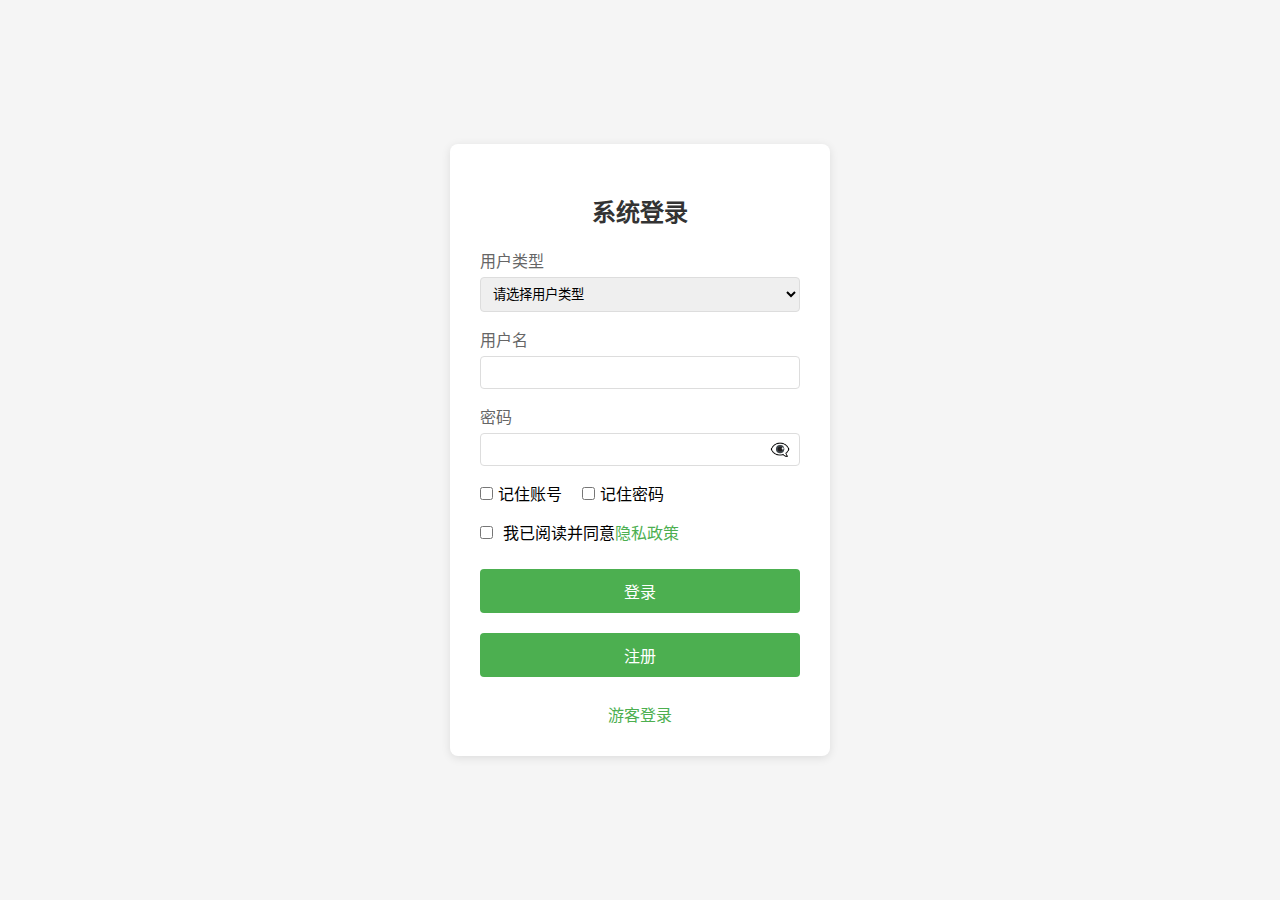
<file: index.html>
<!DOCTYPE html>
<html lang="en">

<head>
    <meta charset="UTF-8">
    <meta name="viewport" content="width=device-width, initial-scale=1.0">
    <title>Document</title>
</head>

<script>
    window.location.href = "/pages/login.html";
</script>

<body>
    <h1>
        首页
    </h1>
</body>

</html>
</file>
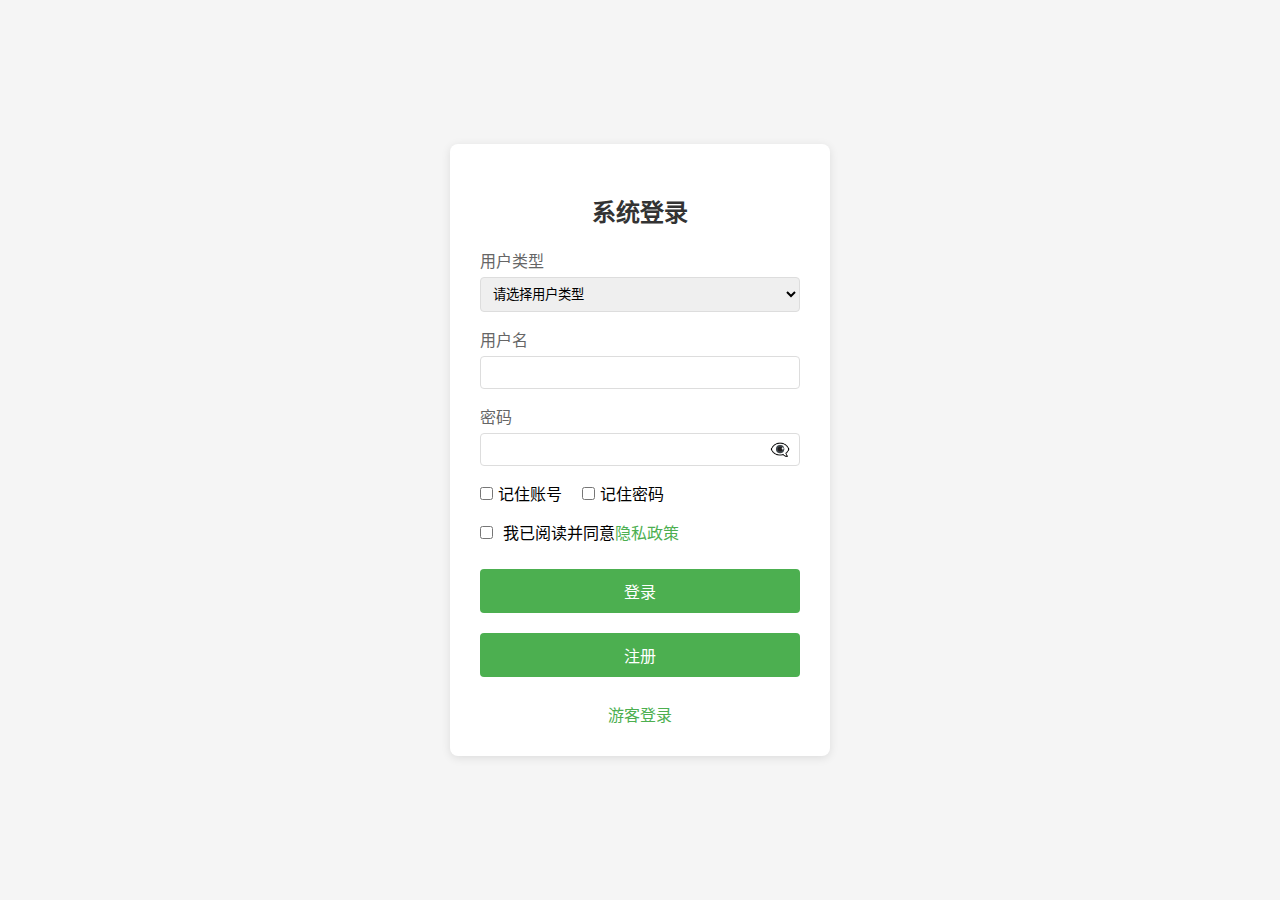
<file: pages/dashboard.html>
<!DOCTYPE html>
<html lang="zh-CN">

<head>
    <title>活动管理系统 - 仪表盘</title>
    <meta charset="UTF-8">
    <meta name="viewport" content="width=device-width, initial-scale=1.0">
    <link rel="icon" href="../assets/sys_img/favicon.ico" type="image/x-icon">
    <link rel="stylesheet" href="../css/dashboard.css">
</head>

<body>
    <div id="app">
        <nav class="navbar">
            <div class="nav-container">
                <a href="dashboard.html" class="logo-link">
                    <img src="../assets/sys_img/Logo.svg" alt="Logo" class="logo">
                </a>
                <div class="nav-links">
                    <a href="activities/activities.html">活动</a>
                    <a href="applications/applications.html">申请</a>
                    <a href="user/users.html">用户</a>
                    <a href="logs/logs.html">日志</a>
                    <a href="collections/collections.html">我的收藏</a>
                    <a href="notifications/notifications.html">通知</a>
                </div>
                <div class="nav-right">
                    <a href="user/profile.html">
                        <img src="../assets/sys_img/default_avatar.svg" alt="用户头像" class="avatar">
                    </a>
                    <!-- 在适当的位置添加登出按钮 -->
                    <button onclick="logout()" class="logout-btn">退出登录</button>
                </div>
            </div>
        </nav>

        <main class="main-content">
            <div class="welcome-section">
                <h2 class="welcome-text">
                    您好，<span id="username">管理员 Admin</span>
                </h2>
                <p>欢迎使用活动管理系统！您可以随时轻松发布活动、审核申请和管理活动内容。</p>
                <div class="action-buttons" style="margin-top: 2rem;">
                    <button onclick="window.location.href='activities/activities.html'"
                        style="background-color: var(--primary-color); color: white; padding: 10px 20px; border: none; border-radius: 4px; margin-right: 10px; cursor: pointer;">
                        管理活动
                    </button>
                    <button onclick="window.location.href='applications/applications.html'"
                        style="background-color: var(--secondary-color); color: white; padding: 10px 20px; border: none; border-radius: 4px; cursor: pointer;">
                        查看申请
                    </button>
                </div>
            </div>
        </main>

        <footer class="footer">
            <div class="footer-content">
                <p>© 2024 校园活动管理平台 | Presented by Group 9.</p>
            </div>
        </footer>
    </div>
    <script src="../js/logout.js"></script>
    <script type="module" src="../js/dashboard.js"></script>
</body>

</html>
</file>
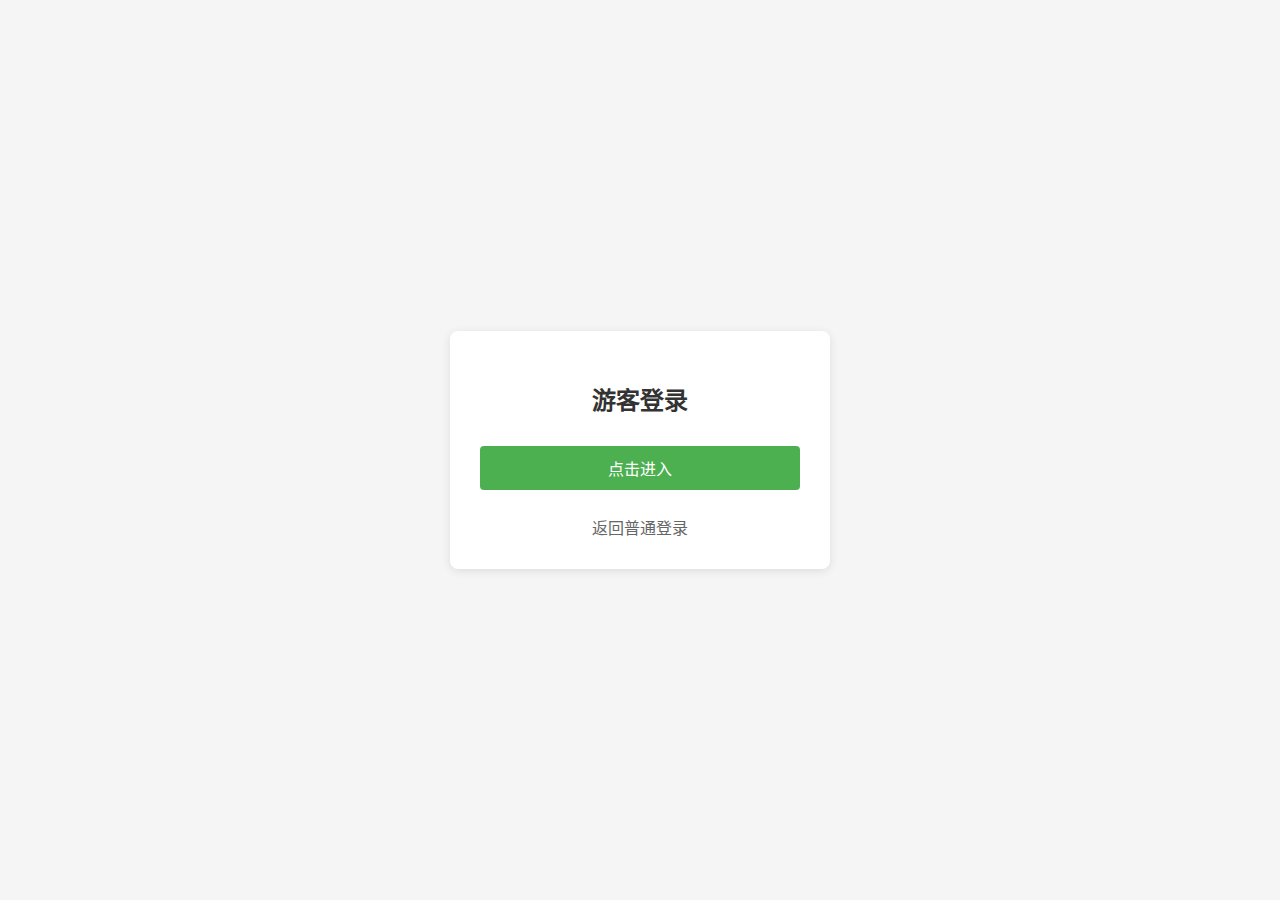
<file: pages/guestLogin.html>
<!DOCTYPE html>
<html lang="zh-CN">
<head>
    <meta charset="UTF-8">
    <meta name="viewport" content="width=device-width, initial-scale=1.0">
    <title>WD 平台 - 游客登录</title>
    <link rel="stylesheet" href="../css/login.css">
    <link rel="icon" href="../assets/sys_img/favicon.ico" type="image/x-icon">
</head>
<body>
    <div class="login-container">
        <h2 class="login-title">游客登录</h2>
        <div id="error-message" class="error-message"></div>
        <button onclick="guestLogin()" class="login-btn">点击进入</button>
        <a href="login.html" class="guest-link" style="color: #666;">返回普通登录</a>
    </div>
    <script src="../js/guestLogin.js"></script>
</body>
</html>
</file>
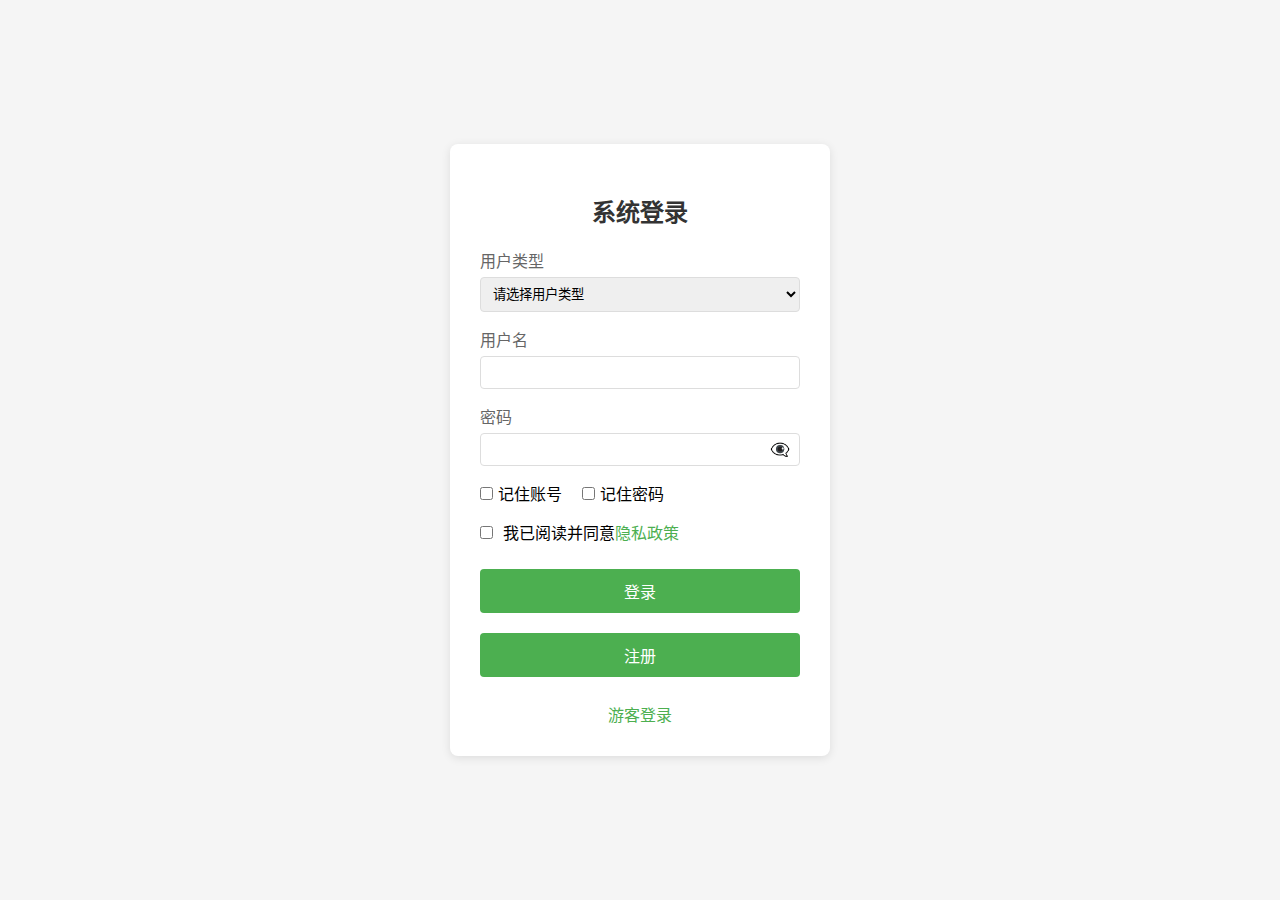
<file: pages/login.html>
<!DOCTYPE html>
<html lang="zh-CN">
<head>
    <meta charset="UTF-8">
    <meta name="viewport" content="width=device-width, initial-scale=1.0">
    <title>WD 平台 - 用户登录</title>
    <link rel="stylesheet" href="../css/login.css">
    <link rel="icon" href="../assets/sys_img/favicon.ico" type="image/x-icon">
    <script src="https://www.google.com/recaptcha/api.js" async defer></script>
</head>
<body class="login-body">
    <div class="login-container">
        <h2 class="login-title">系统登录</h2>
        <form id="login_form" onsubmit="submitForm(event)">
            <div class="form-group">
                <label for="userType">用户类型</label>
                <select name="userType" id="userType" required>
                    <option value="">请选择用户类型</option>
                    <option value="1">学生</option>
                    <option value="2">教师</option>
                    <option value="3">管理员</option>
                </select>
            </div>
            <div class="form-group">
                <label for="username">用户名</label>
                <input type="text" id="username" name="username" required>
            </div>
            <div class="form-group">
                <label for="password">密码</label>
                <div class="password-container">
                    <input type="password" id="password" name="password" required>
                    <span class="toggle-password">👁‍🗨</span>
                </div>
            </div>
            <div class="remember-options">
                <div class="remember-item">
                    <input type="checkbox" id="remember-username" name="remember-username">
                    <label for="remember-username">记住账号</label>
                </div>
                <div class="remember-item">
                    <input type="checkbox" id="remember-password" name="remember-password">
                    <label for="remember-password">记住密码</label>
                </div>
            </div>
            <div id="error-message" class="error-message"></div>
            <div id="recaptcha-container" style="display: none; margin: 10px 0;">
                <div
                class="g-recaptcha"
                data-sitekey="6Ld1LqEqAAAAALKF0Y_f2VtrUWmjJq8efNY51-zg"
                ></div>
            </div>
            <div class="privacy-check">
                <input type="checkbox" id="privacy" name="privacy" required>
                <label for="privacy">我已阅读并同意<a href="privacy.html" class="privacy-link">隐私政策</a></label>
            </div>
            <button type="submit" class="login-btn">登录</button>
            <button type="button" class="login-btn" onclick="location.href='register.html'">注册</button>
        </form>
        <a href="guestLogin.html" class="guest-link">游客登录</a>
    </div>
    <script type="module">
        import AuthService from '../js/auth.js';
        
        // 页面加载时进行权限检查
        document.addEventListener('DOMContentLoaded', async () => {
            await AuthService.initPageAuth();
        });
    </script>
    <script src="../js/login.js"></script>
</body>
</html>
</file>
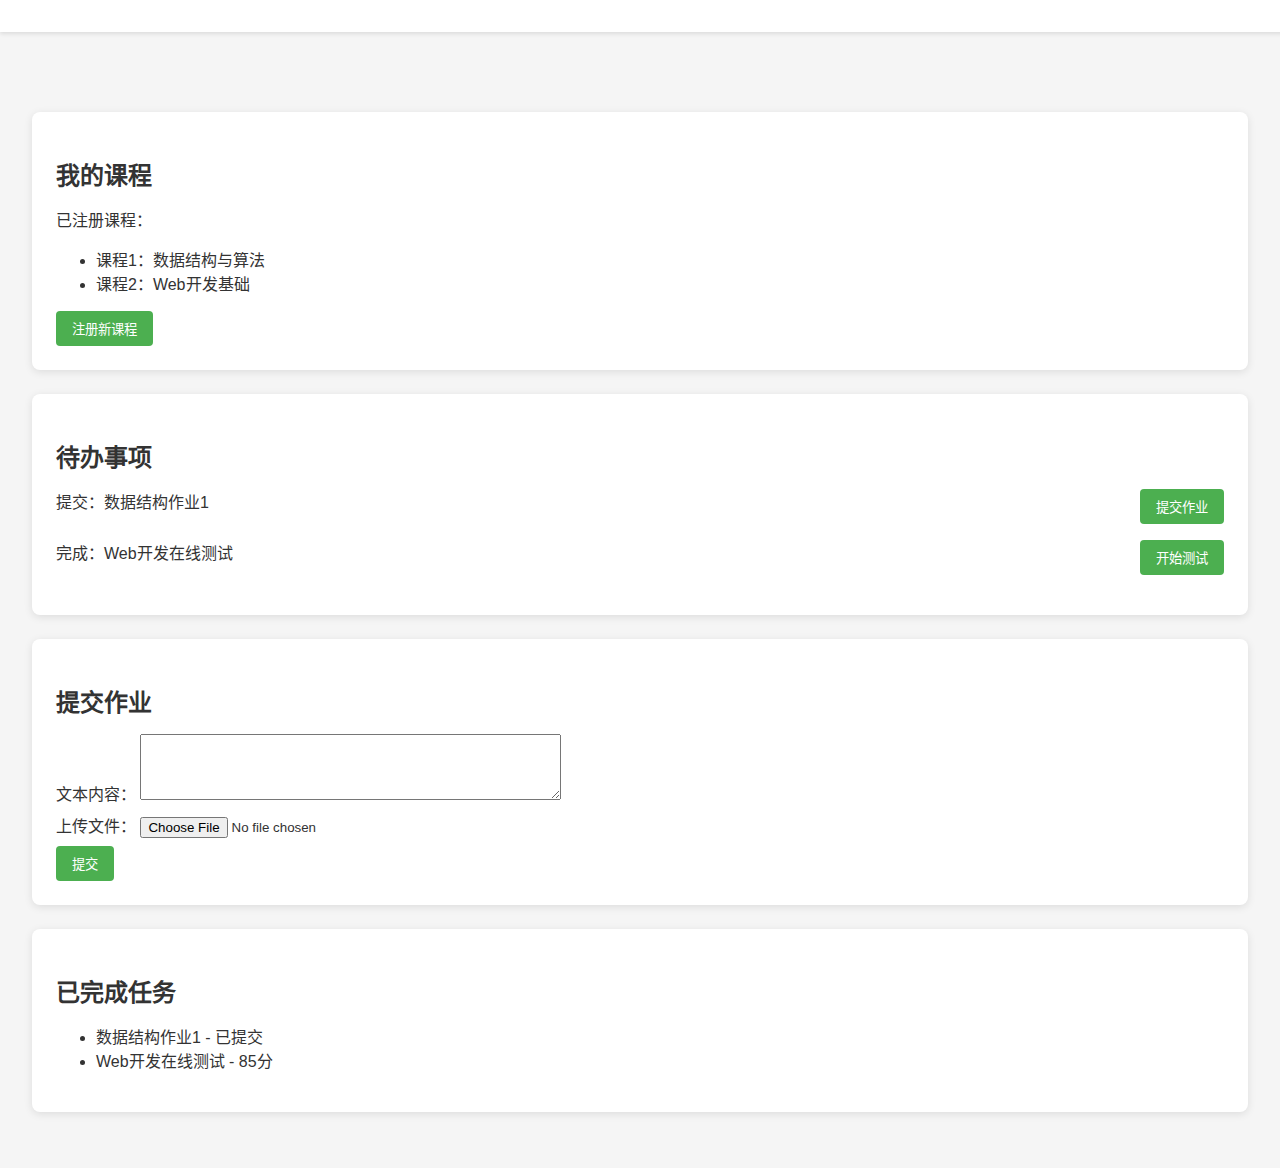
<file: pages/mystudy.html>
<!DOCTYPE html>
<html lang="zh-CN">

<head>
    <title>学生学习平台</title>
    <meta charset="UTF-8">
    <meta name="viewport" content="width=device-width, initial-scale=1.0">
    <link rel="icon" href="assets/favicon.ico" type="image/x-icon">
    <style>
        :root {
            --primary-color: #4CAF50;
            --secondary-color: #45a049;
            --text-color: #333;
            --bg-color: #f5f5f5;
            --card-bg: #fff;
        }

        body {
            font-family: 'Microsoft YaHei', sans-serif;
            background-color: var(--bg-color);
            color: var(--text-color);
            margin: 0;
        }

        /* 导航栏 */
        .navbar {
            /* 之前的样式保持不变 */
            background-color: white;
            padding: 1rem;
            box-shadow: 0 2px 4px rgba(0, 0, 0, 0.1);
            position: fixed;
            width: 100%;
            top: 0;
            z-index: 1000;
            display: flex;
            align-items: center;
            /* 添加以下属性确保导航栏不会随滚动条出现而移动 */
            left: 0;
            right: 0;
        }

        .nav-container {
            max-width: 1200px;
            margin: 0 auto;
            display: flex;
            justify-content: space-between;
            align-items: center;
            width: 100%;
            gap: 2rem;
        }

        .nav-right {
            display: flex;
            align-items: center;
            gap: 2rem;
        }


        .nav-container {
            flex-grow: 1;
            /* 让容器占据剩余空间 */
            position: relative;
            /* 相对定位用于居中 */
        }

        .nav-links {
            display: flex;
            gap: 2rem;
        }

        .nav-links a,
        .nav-right a {
            text-decoration: none;
            color: var(--text-color);
            font-weight: 500;
            padding: 0.5rem 1rem;
            border-radius: 4px;
            transition: background-color 0.3s;
        }

        .nav-links a:hover,
        .nav-right a:hover {
            background-color: var(--bg-color);
        }

        .nav-links a:active,
        .nav-right a:active {
            background-color: var(--bg-color);
            filter: brightness(0.9);
        }

        @media (max-width: 768px) {
            .nav-links {
                display: flex;
                flex-wrap: wrap;
                justify-content: center;
            }

        }


        /* 主内容区域 */
        .main-content {
            margin-top: 80px;
            padding: 2rem;
        }

        .card {
            background: var(--card-bg);
            border-radius: 8px;
            padding: 1.5rem;
            box-shadow: 0 2px 8px rgba(0, 0, 0, 0.1);
            margin-bottom: 1.5rem;
        }

        .card h2 {
            margin-bottom: 1rem;
        }

        .task-item {
            display: flex;
            justify-content: space-between;
            margin-bottom: 1rem;
        }

        /* 表单 */
        .form-input {
            margin: 0.5rem 0;
            display: block;
        }

        button {
            background: var(--primary-color);
            color: white;
            border: none;
            padding: 0.5rem 1rem;
            border-radius: 4px;
            cursor: pointer;
        }

        button:hover {
            background: var(--secondary-color);
        }
    </style>
</head>

<body>
    <!-- 导航栏 -->
    <nav class="navbar">
    </nav>


    <!-- 主内容 -->
    <main class="main-content">
        <!-- 课程注册与查看 -->
        <section class="card">
            <h2>我的课程</h2>
            <p>已注册课程：</p>
            <ul>
                <li>课程1：数据结构与算法</li>
                <li>课程2：Web开发基础</li>
            </ul>
            <button>注册新课程</button>
        </section>

        <!-- 待办事项 -->
        <section class="card">
            <h2>待办事项</h2>
            <div class="task-item">
                <span>提交：数据结构作业1</span>
                <button>提交作业</button>
            </div>
            <div class="task-item">
                <span>完成：Web开发在线测试</span>
                <button>开始测试</button>
            </div>
        </section>

        <!-- 作业提交区域 -->
        <section class="card">
            <h2>提交作业</h2>
            <label class="form-input">文本内容：
                <textarea rows="4" cols="50"></textarea>
            </label>
            <label class="form-input">上传文件：
                <input type="file">
            </label>
            <button>提交</button>
        </section>

        <!-- 已完成任务 -->
        <section class="card">
            <h2>已完成任务</h2>
            <ul>
                <li>数据结构作业1 - 已提交</li>
                <li>Web开发在线测试 - 85分</li>
            </ul>
        </section>
    </main>
</body>

</html>
</file>
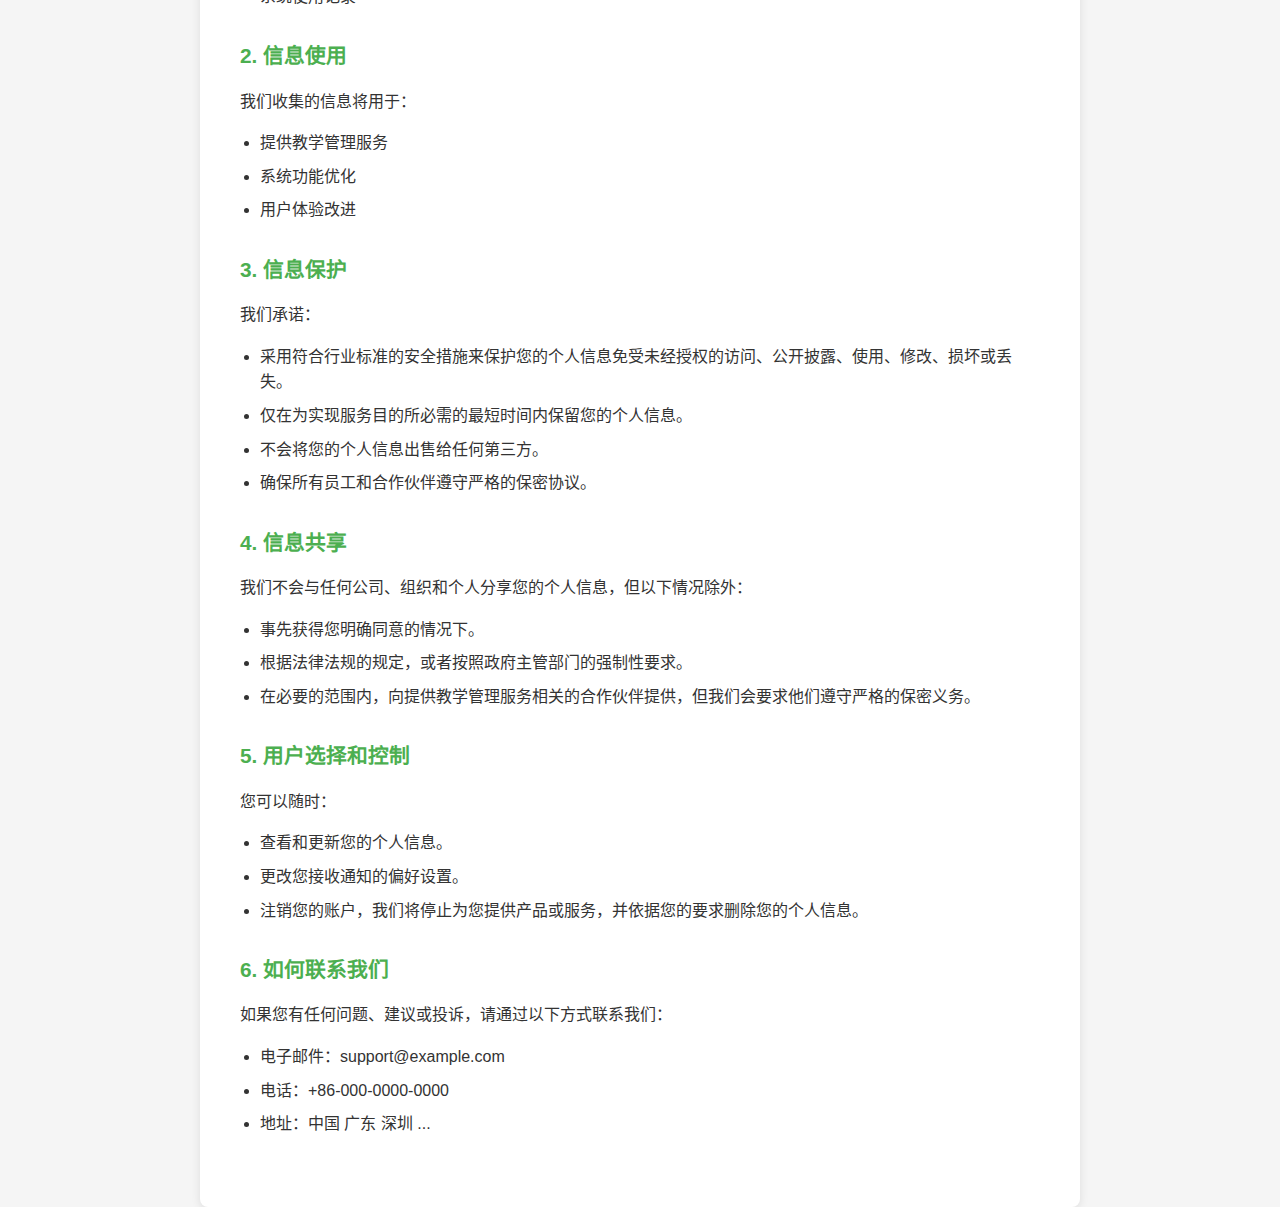
<file: pages/privacy.html>
<!DOCTYPE html>
<html lang="zh-CN">

<head>
    <meta charset="UTF-8">
    <meta name="viewport" content="width=device-width, initial-scale=1.0">
    <title>WD 平台 - 隐私政策</title>
    <link rel="icon" href="../assets/sys_img/favicon.ico" type="image/x-icon">
    <link rel="stylesheet" href="../css/login.css">
</head>

<body class="privacy-body">
    <div class="privacy-container">
        <h1>隐私政策</h1>
        <div class="privacy-content">
            <section>
                <h2>1. 信息收集</h2>
                <p>我们收集的信息包括：</p>
                <ul>
                    <li>基本用户信息（用户名、学工号）</li>
                    <li>账户安全信息（密码的加密存储）</li>
                    <li>系统使用记录</li>
                </ul>
            </section>

            <section>
                <h2>2. 信息使用</h2>
                <p>我们收集的信息将用于：</p>
                <ul>
                    <li>提供教学管理服务</li>
                    <li>系统功能优化</li>
                    <li>用户体验改进</li>
                </ul>
            </section>

            <section>
                <h2>3. 信息保护</h2>
                <p>我们承诺：</p>
                <ul>
                    <li>采用符合行业标准的安全措施来保护您的个人信息免受未经授权的访问、公开披露、使用、修改、损坏或丢失。</li>
                    <li>仅在为实现服务目的所必需的最短时间内保留您的个人信息。</li>
                    <li>不会将您的个人信息出售给任何第三方。</li>
                    <li>确保所有员工和合作伙伴遵守严格的保密协议。</li>
                </ul>
            </section>

            <section>
                <h2>4. 信息共享</h2>
                <p>我们不会与任何公司、组织和个人分享您的个人信息，但以下情况除外：</p>
                <ul>
                    <li>事先获得您明确同意的情况下。</li>
                    <li>根据法律法规的规定，或者按照政府主管部门的强制性要求。</li>
                    <li>在必要的范围内，向提供教学管理服务相关的合作伙伴提供，但我们会要求他们遵守严格的保密义务。</li>
                </ul>
            </section>

            <section>
                <h2>5. 用户选择和控制</h2>
                <p>您可以随时：</p>
                <ul>
                    <li>查看和更新您的个人信息。</li>
                    <li>更改您接收通知的偏好设置。</li>
                    <li>注销您的账户，我们将停止为您提供产品或服务，并依据您的要求删除您的个人信息。</li>
                </ul>
            </section>

            <section>
                <h2>6. 如何联系我们</h2>
                <p>如果您有任何问题、建议或投诉，请通过以下方式联系我们：</p>
                <ul>
                    <li>电子邮件：support@example.com</li>
                    <li>电话：+86-000-0000-0000</li>
                    <li>地址：中国 广东 深圳 ...</li>
                </ul>
            </section>
        </div>
    </div>
</body>
</html>
</file>
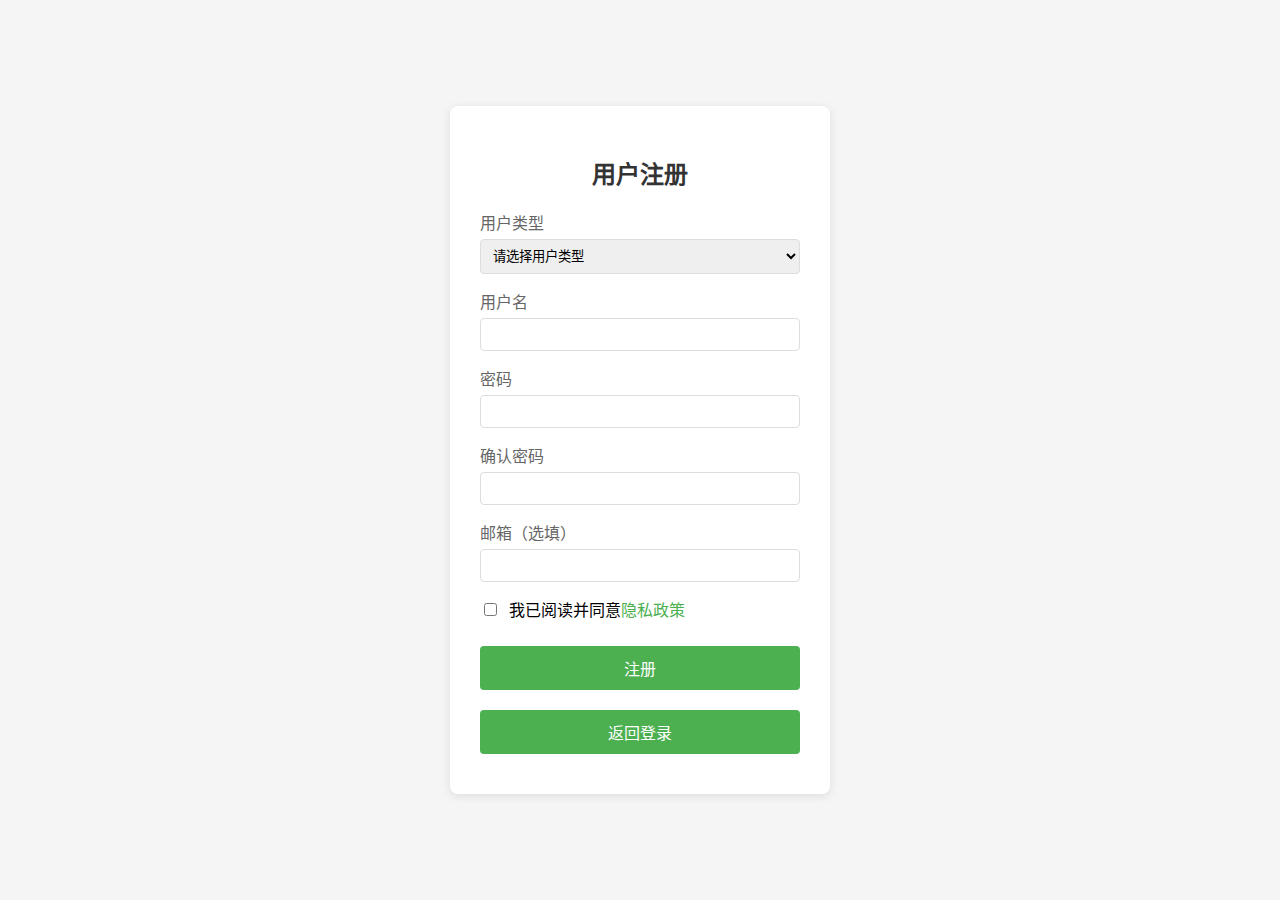
<file: pages/register.html>
<!DOCTYPE html>
<html lang="zh-CN">

<head>
    <meta charset="UTF-8">
    <meta name="viewport" content="width=device-width, initial-scale=1.0">
    <title>WD 平台 - 用户注册</title>
    <link rel="stylesheet" href="../css/register.css">
    <link rel="icon" href="../assets/sys_img/favicon.ico" type="image/x-icon">
</head>

<body>
    <div class="register-container">
        <h2 class="register-title">用户注册</h2>
        <form id="register_form">
            <div class="form-group">
                <label for="userType">用户类型</label>
                <select name="userType" id="userType" required>
                    <option value="">请选择用户类型</option>
                    <option value="1">学生</option>
                    <option value="2">教师</option>
                    <option value="3">管理员</option>
                </select>
            </div>
            <div class="form-group">
                <label for="accountnumber">用户名</label>
                <input type="text" id="accountnumber" name="accountnumber" required>
            </div>
            <div class="form-group">
                <label for="password">密码</label>
                <input type="password" id="password" name="password" required>
            </div>
            <div class="form-group">
                <label for="re_password">确认密码</label>
                <input type="password" id="re_password" name="re_password" required>
            </div>
            <div class="form-group">
                <label for="email">邮箱（选填）</label>
                <input type="email" id="email" name="email">
            </div>
            <div id="errormsg" class="error-message"></div>
            <div class="privacy-check">
                <input type="checkbox" id="privacy" name="privacy" required>
                <label for="privacy">我已阅读并同意<a href="privacy.html" class="privacy-link">隐私政策</a></label>
            </div>
            <button type="submit" class="register-btn">注册</button>
            <button type="button" class="register-btn" onclick="location.href='login.html'">返回登录</button>
        </form>
    </div>
    <script src="../js/register.js"></script>
</body>

</html>
</file>
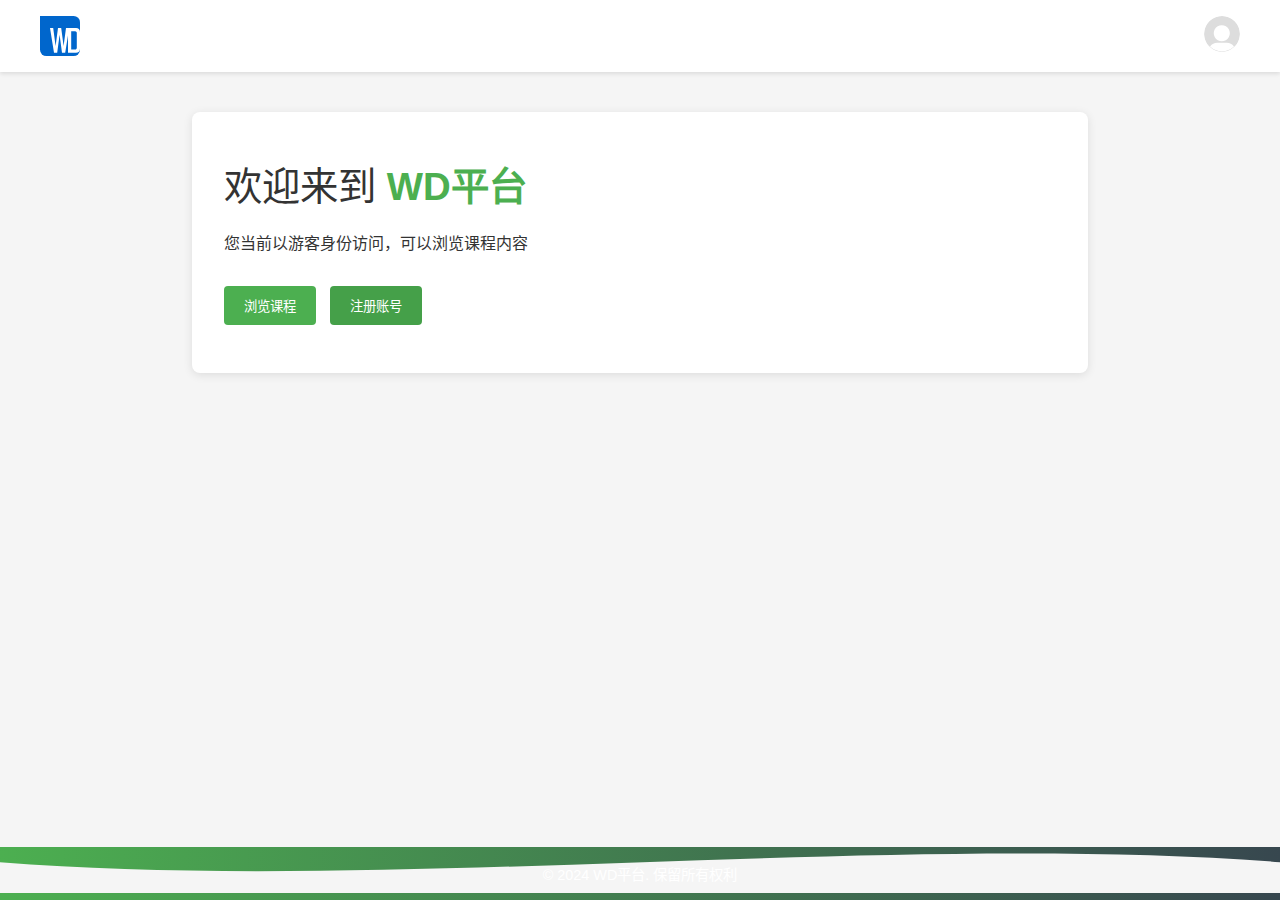
<file: pages/guest/dashboard.html>
<!DOCTYPE html>
<html lang="zh-CN">
<head>
    <meta charset="UTF-8">
    <meta name="viewport" content="width=device-width, initial-scale=1.0">
    <title>游客仪表板 - WD平台</title>
    <link rel="stylesheet" href="../../css/dashboard.css">
    <link rel="icon" href="../../assets/sys_img/favicon.ico" type="image/x-icon">
</head>
<body>
    <!-- 导航栏 -->
    <nav class="navbar">
        <div class="nav-container">
            <a href="/" class="logo-link">
                <img src="../../assets/sys_img/Logo.svg" alt="Logo" class="logo">
            </a>
            <div class="nav-right">
                <div class="user-info">
                    <img src="../../assets/sys_img/default_avatar.svg" alt="头像" class="avatar">
                    <span id="username"></span>
                </div>
            </div>
        </div>
    </nav>

    <!-- 主要内容区域 -->
    <div class="main-content">
        <div class="welcome-section">
            <h2 class="welcome-text">欢迎来到 <span>WD平台</span></h2>
            <p>您当前以游客身份访问，可以浏览课程内容</p>
            <div class="action-buttons" style="margin-top: 2rem;">
                <button onclick="window.location.href='../courses/list.html'" 
                        style="background-color: var(--primary-color); color: white; padding: 10px 20px; border: none; border-radius: 4px; margin-right: 10px; cursor: pointer;">
                    浏览课程
                </button>
                <button onclick="window.location.href='../register.html'"
                        style="background-color: var(--secondary-color); color: white; padding: 10px 20px; border: none; border-radius: 4px; cursor: pointer;">
                    注册账号
                </button>
            </div>
        </div>
    </div>

    <!-- 页脚 -->
    <footer class="footer">
        <div class="wave">
            <svg viewBox="0 0 500 150" preserveAspectRatio="none">
                <path d="M0.00,49.98 C149.99,150.00 349.20,-49.98 500.00,49.98 L500.00,150.00 L0.00,150.00 Z"></path>
            </svg>
        </div>
        <div class="footer-content">
            <p>&copy; 2024 WD平台. 保留所有权利</p>
        </div>
    </footer>

    <script src="../../js/auth.js"></script>
    <script>
        document.addEventListener('DOMContentLoaded', async () => {
            const isAuthenticated = await checkAuth();
            if (!isAuthenticated) return;

            const user = JSON.parse(localStorage.getItem('user'));
            if (user && user.username) {
                document.getElementById('username').textContent = user.username;
            }
        });
    </script>
</body>
</html>
</file>
<file: css/dashboard.css>
:root {
    --primary-color: #4CAF50;
    --secondary-color: #45a049;
    --text-color: #333;
    --bg-color: #f5f5f5;
    --scrollbar-width: calc(100vw - 100%);
}

.welcome-section {
    background: white;
    border-radius: 8px;
    box-shadow: 0 2px 10px rgba(0, 0, 0, 0.1);
    padding: 3rem 2rem;
    text-align: left;
}

.welcome-text {
    font-size: 2.4rem;
    font-weight: normal;
    line-height: 1.4;
    color: var(--text-color);
    margin-bottom: 1rem;
}

.welcome-text span {
    color: var(--primary-color);
    font-weight: 600;
}

@media (max-width: 768px) {
    .welcome-text {
        font-size: 1.8rem;
    }
}

html {
    overflow-y: scroll;
    overflow-x: hidden;
    margin-right: calc(-1 * var(--scrollbar-width));
}

* {
    margin: 0;
    padding: 0;
    box-sizing: border-box;
}

body {
    /* 之前的样式保持不变 */
    font-family: 'Microsoft YaHei', sans-serif;
    background-color: var(--bg-color);
    color: var(--text-color);
    min-height: 100vh;
    display: flex;
    flex-direction: column;
    margin: 0;
    /* 修改overflow-y为visible */
    overflow-y: visible;
    /* 添加overflow-x为hidden */
    overflow-x: hidden;
    /* 确保body宽度为100% */
    width: 100%;
}

.navbar {
    /* 之前的样式保持不变 */
    background-color: white;
    padding: 1rem;
    box-shadow: 0 2px 4px rgba(0, 0, 0, 0.1);
    position: fixed;
    width: 100%;
    top: 0;
    z-index: 1000;
    display: flex;
    align-items: center;
    /* 添加以下属性确保导航栏不会随滚动条出现而移动 */
    left: 0;
    right: 0;
}

.nav-container {
    max-width: 1200px;
    margin: 0 auto;
    display: flex;
    justify-content: space-between;
    align-items: center;
    width: 100%;
    gap: 2rem;
}

.logo-link {
    display: flex;
    align-items: center;
    transition: transform 0.2s, filter 0.2s;
}

.logo-link:hover {
    transform: scale(1.05);
}

.logo-link:active {
    filter: brightness(0.9);
}

.logo {
    width: 40px;
    height: 40px;
}

.nav-right {
    display: flex;
    align-items: center;
    gap: 2rem;
}

.avatar {
    width: 36px;
    height: 36px;
    border-radius: 50%;
    object-fit: cover;
}

.nav-links {
    display: flex;
    gap: 2rem;
}

.nav-links a,
.nav-right a {
    text-decoration: none;
    color: var(--text-color);
    font-weight: 500;
    padding: 0.5rem 1rem;
    border-radius: 4px;
    transition: background-color 0.3s;
}

.nav-links a:hover,
.nav-right a:hover {
    background-color: var(--bg-color);
}

.nav-links a:active,
.nav-right a:active {
    background-color: var(--bg-color);
    filter: brightness(0.9);
}

.main-content {
    /* 修改宽度计算方式 */
    width: min(75%, 1400px);
    margin: 80px auto 0;
    padding: 2rem;
    min-height: calc(100vh - 160px);
    display: flex;
    flex-direction: column;
    flex: 1;
    /* 添加以下属性确保内容居中 */
    position: relative;
    box-sizing: border-box;
}

/* 页脚样式 */
.footer {
    /* 之前的样式保持不变 */
    background: linear-gradient(to right, var(--primary-color), #37474f);
    color: white;
    padding: 1rem;
    /* 减小内边距 */
    text-align: center;
    position: relative;
    overflow: hidden;
    margin-top: auto;
    /* 自动调整上边距 */
    /* 添加以下属性确保页脚不会随滚动条出现而移动 */
    width: 100%;
    left: 0;
    right: 0;
}

.wave {
    position: absolute;
    top: 0;
    left: 0;
    width: 100%;
    overflow: hidden;
    line-height: 0;
}

.wave svg {
    position: relative;
    display: block;
    width: calc(100% + 1.3px);
    height: 46px;
}

.wave path {
    fill: var(--bg-color);
}

.footer-content {
    text-align: center;
    position: relative;
    z-index: 1;
    color: white;
    font-size: 0.9rem;
    padding: 0 1rem;
}

@media (max-width: 768px) {
    .nav-links {
        display: flex;
        flex-wrap: wrap;
        justify-content: center;
    }

    .logo {
        width: 32px;
        height: 32px;
    }

    .avatar {
        width: 30px;
        height: 30px;
    }
}

/* 自定义滚动条样式 */
::-webkit-scrollbar {
    width: 8px;
}

::-webkit-scrollbar-track {
    background: #f1f1f1;
}

::-webkit-scrollbar-thumb {
    background: #888;
    border-radius: 4px;
}

::-webkit-scrollbar-thumb:hover {
    background: #555;
}

.logout-btn {
    padding: 8px 16px;
    background-color: #ff4444;
    color: white;
    border: none;
    border-radius: 4px;
    cursor: pointer;
    font-size: 14px;
}

.logout-btn:hover {
    background-color: #cc0000;
}
</file>
<file: css/login.css>
body {
    font-family: 'Microsoft YaHei', sans-serif;
    background-color: #f5f5f5;
    margin: 0;
    display: flex;
    justify-content: center;
    align-items: center;
    height: 100vh;
}

/* 登录页专用body样式 */
.login-body {
    display: flex;
    justify-content: center;
    align-items: center;
    height: 100vh;
}

.login-container {
    background: white;
    padding: 30px;
    border-radius: 8px;
    box-shadow: 0 2px 10px rgba(0, 0, 0, 0.1);
    width: 320px;
}

.login-title {
    text-align: center;
    margin-bottom: 20px;
    color: #333;
}

.form-group {
    margin-bottom: 15px;
}

.form-group label {
    display: block;
    margin-bottom: 5px;
    color: #666;
}

.form-group input,
.form-group select {
    width: 100%;
    padding: 8px;
    border: 1px solid #ddd;
    border-radius: 4px;
    box-sizing: border-box;
}

.login-btn {
    width: 100%;
    padding: 10px;
    margin: 10px 0;
    background-color: #4CAF50;
    color: white;
    border: none;
    border-radius: 4px;
    cursor: pointer;
    font-size: 16px;
}

.login-btn:hover {
    background-color: #45a049;
}

.error-message {
    color: #ff0000;
    text-align: center;
    margin-bottom: 10px;
}

.guest-link {
    display: block;
    text-align: center;
    margin-top: 15px;
    color: #4CAF50;
    text-decoration: none;
}

.guest-link:hover {
    text-decoration: underline;
}

.remember-options {
    display: flex;
    gap: 20px;
    margin-bottom: 15px;
}

.remember-item {
    display: flex;
    align-items: center;
    gap: 5px;
}

.remember-item input[type="checkbox"] {
    margin: 0;
    width: auto;
}

.privacy-check {
    display: flex;
    align-items: center;
    gap: 5px;
    margin-bottom: 15px;
}

.privacy-check input[type="checkbox"] {
    margin: 0;
    width: auto;
}

.privacy-check label {
    margin-left: 5px;
}

.privacy-link {
    color: #4CAF50;
    text-decoration: none;
}

.privacy-link:hover {
    text-decoration: none;
}

/* Privacy page styles */
.privacy-body {
    min-height: 100vh;
    padding: 20px 0;
    box-sizing: border-box;
}

.privacy-container {
    background: white;
    max-width: 800px;
    margin: 0 auto;
    padding: 40px;
    border-radius: 8px;
    box-shadow: 0 2px 10px rgba(0, 0, 0, 0.1);
}

.privacy-content {
    color: #333;
    line-height: 1.6;
}

.privacy-content h1 {
    text-align: center;
    color: #333;
    margin-bottom: 30px;
}

.privacy-content h2 {
    color: #4CAF50;
    margin-top: 25px;
    margin-bottom: 15px;
    font-size: 1.3em;
}

.privacy-content section {
    margin-bottom: 30px;
}

.privacy-content ul {
    padding-left: 20px;
}

.privacy-content li {
    margin-bottom: 8px;
}

.privacy-content p {
    margin-bottom: 15px;
}

.password-container {
    position: relative;
    display: flex;
    align-items: center;
}

.toggle-password {
    position: absolute;
    right: 10px;
    cursor: pointer;
    user-select: none;
}

#recaptcha-container {
    display: none;
    margin: 15px 0;
    display: flex;
    justify-content: center;
}

.g-recaptcha {
    transform: scale(0.9);
    transform-origin: center;
}
</file>
<file: css/register.css>
body {
    font-family: 'Microsoft YaHei', sans-serif;
    background-color: #f5f5f5;
    margin: 0;
    align-items: center;
    display: flex;
    justify-content: center;
    height: 100vh;
}

.register-container {
    background: white;
    padding: 30px;
    border-radius: 8px;
    box-shadow: 0 2px 10px rgba(0, 0, 0, 0.1);
    width: 320px;
}

.register-title {
    text-align: center;
    margin-bottom: 20px;
    color: #333;
}

.form-group {
    margin-bottom: 15px;
}

.form-group label {
    display: block;
    margin-bottom: 5px;
    color: #666;
}

.form-group input,
.form-group select {
    width: 100%;
    padding: 8px;
    border: 1px solid #ddd;
    border-radius: 4px;
    box-sizing: border-box;
}

.register-btn {
    width: 100%;
    padding: 10px;
    margin: 10px 0;
    background-color: #4CAF50;
    color: white;
    border: none;
    border-radius: 4px;
    cursor: pointer;
    font-size: 16px;
}

.register-btn:hover:not(:disabled) {
    background-color: #45a049;
}

.register-btn:disabled {
    background-color: #cccccc;
    cursor: not-allowed;
}

.error-message {
    color: #ff0000;
    text-align: center;
    margin-bottom: 10px;
}

.privacy-check {
    text-align: left;
    margin-bottom: 15px;
}

.privacy-check label {
    margin-left: 5px;
}

.privacy-link {
    color: #4CAF50;
    text-decoration: none;
}

.privacy-link:hover {
    text-decoration: underline;
}
</file>
